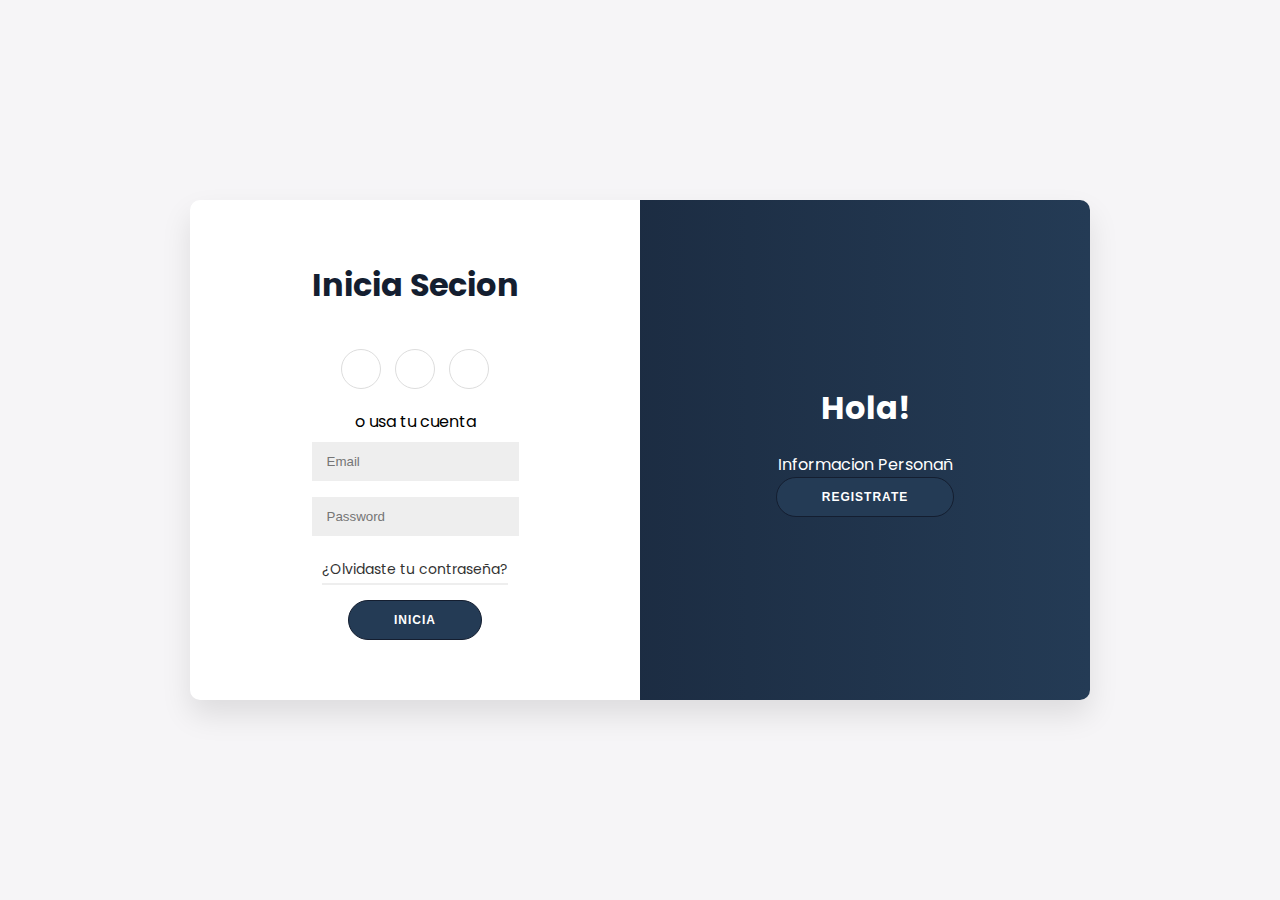
<file: log.html>
<!DOCTYPE html>
<html lang="en">
<head>
    <meta charset="UTF-8">
    <meta http-equiv="X-UA-Compatible" content="IE=edge">
    <meta name="viewport" content="width=device-width, initial-scale=1.0">
    <title>log</title>
    <link rel="stylesheet" href="style.css">
</head>
<body>

    <div class="container" id="container">
        <div class="form-container sign-up-container">
            <form action="#">
                <h1>Crear cuenta</h1>
                <div class="social-container">
                    <a href="#" class="social"><i class="fab fa-facebook-f"></i></a>
                    <a href="#" class="social"><i class="fab fa-google-plus-g"></i></a>
                    <a href="#" class="social"><i class="fab fa-linkedin-in"></i></a>
                </div>
                <span>usa tu correo para registrarte</span>
                <div class="infield">
                    <input type="text" placeholder="Name" />
                    <label></label>
                </div>
                <div class="infield">
                    <input type="email" placeholder="Email" name="email"/>
                    <label></label>
                </div>
                <div class="infield">
                    <input type="password" placeholder="Password" />
                    <label></label>
                </div>
                <button>Registrate</button>
            </form>
        </div>
        <div class="form-container sign-in-container">
            <form action="#">
                <h1>Inicia Secion</h1>
                <div class="social-container">
                    <a href="#" class="social"><i class="fab fa-facebook-f"></i></a>
                    <a href="#" class="social"><i class="fab fa-google-plus-g"></i></a>
                    <a href="#" class="social"><i class="fab fa-linkedin-in"></i></a>
                </div>
                <span>o usa tu cuenta</span>
                <div class="infield">
                    <input type="email" placeholder="Email" name="email"/>
                    <label></label>
                </div>
                <div class="infield">
                    <input type="password" placeholder="Password" />
                    <label></label>
                </div>
                <a href="#" class="forgot">¿Olvidaste tu contraseña?</a>
                <button>Inicia </button>
            </form>
        </div>
        <div class="overlay-container" id="overlayCon">
            <div class="overlay">
                <div class="overlay-panel overlay-left">
                    <h1 style="color: white;">Binevenido de nuevo!</h1>
                    <p>registrate con nosotros</p>
                    <button id="signIn">Inicia sescion</button>
                </div>
                <div class="overlay-panel overlay-right">
                    <h1 style="color: white;">Hola!</h1>
                    <p>Informacion Personañ</p>
                    <button id="signUp">registrate</button>
                </div>
            </div>
        </div>
    </div>
    <script>
        const signUpButton = document.getElementById('signUp');
        const signInButton = document.getElementById('signIn');
        const container = document.getElementById('container');

signUpButton.addEventListener('click', () => {
    container.classList.add("right-panel-active");
});

signInButton.addEventListener('click', () => {
    container.classList.remove("right-panel-active");
});

    </script>
</body>
</html>
</file>
<file: style.css>
@import url('https://fonts.googleapis.com/css2?family=Poppins:wght@300;400;500;600;700;900&display=swap');

* {
    padding: 0;
    margin: 0;
    box-sizing: border-box;
}

:root {
    --linear-grad: linear-gradient(to right, #141E30, #243B55);
    --grad-clr1: #141E30;
    --grad-clr2: #243B55;
}

body {
    height: 100vh;
    background-color: #f6f5f7;
    display: flex;
    justify-content: center;
    align-items: center;
    font-family: 'Poppins', sans-serif;
}

.container {
    position: relative;
    width: 900px;
    height: 500px;
    background-color: #fff;
    border-radius: 10px;
    box-shadow: 0 15px 30px rgba(0, 0, 0, 0.1);
    overflow: hidden;
    display: flex;
}

.form-container {
    position: absolute;
    top: 0;
    height: 100%;
    width: 50%;
    display: flex;
    flex-direction: column;
    justify-content: center;
    align-items: center;
    transition: all 0.6s ease-in-out;
}

.sign-in-container {
    left: 0;
    z-index: 2;
}

.sign-up-container {
    left: 0;
    opacity: 0;
    z-index: 1;
}

.container.right-panel-active .sign-in-container {
    transform: translateX(100%);
}

.container.right-panel-active .sign-up-container {
    transform: translateX(100%);
    opacity: 1;
    z-index: 5;
}

form {
    background-color: #fff;
    display: flex;
    flex-direction: column;
    justify-content: center;
    align-items: center;
    text-align: center;
    padding: 0 50px;
    height: 100%;
}

h1 {
    font-weight: bold;
    margin-bottom: 20px;
    color: var(--grad-clr1);
}

.social-container {
    margin: 20px 0;
}

.social-container a {
    border: 1px solid #ddd;
    border-radius: 50%;
    display: inline-flex;
    justify-content: center;
    align-items: center;
    margin: 0 5px;
    height: 40px;
    width: 40px;
    background-color: #fff;
}

input {
    background-color: #eee;
    border: none;
    padding: 12px 15px;
    margin: 8px 0;
    width: 100%;
}

button {
    border-radius: 20px;
    border: 1px solid var(--grad-clr1);
    background-color: var(--grad-clr2);
    color: #fff;
    font-size: 12px;
    font-weight: bold;
    padding: 12px 45px;
    letter-spacing: 1px;
    text-transform: uppercase;
    transition: transform 0.1s ease-in;
    cursor: pointer;
}

button:hover {
    background-color: #fff;
    color: var(--grad-clr1);
}

a {
    color: #333;
    font-size: 14px;
    text-decoration: none;
    margin: 15px 0;
}

a.forgot {
    border-bottom: 2px solid #eee;
    padding-bottom: 3px;
}

.overlay-container {
    position: absolute;
    top: 0;
    left: 50%;
    width: 50%;
    height: 100%;
    overflow: hidden;
    transition: transform 0.6s ease-in-out;
    z-index: 100;
}

.container.right-panel-active .overlay-container {
    transform: translateX(-100%);
}

.overlay {
    background: var(--linear-grad);
    color: #fff;
    position: absolute;
    left: -100%;
    height: 100%;
    width: 200%;
    transform: translateX(0);
    transition: transform 0.6s ease-in-out;
}

.container.right-panel-active .overlay {
    transform: translateX(50%);
}

.overlay-panel {
    position: absolute;
    display: flex;
    flex-direction: column;
    justify-content: center;
    align-items: center;
    padding: 0 40px;
    text-align: center;
    top: 0;
    height: 100%;
    width: 50%;
    transition: transform 0.6s ease-in-out;
}

.overlay-left {
    transform: translateX(-20%);
}

.container.right-panel-active .overlay-left {
    transform: translateX(0);
}

.overlay-right {
    right: 0;
    transform: translateX(0);
}

.container.right-panel-active .overlay-right {
    transform: translateX(20%);
}

footer {
    position: absolute;
    bottom: 20px;
    left: 50%;
    transform: translateX(-50%);
}

footer a {
    color: #003;
    font-weight: bold;
    font-size: 16px;
}
</file>
